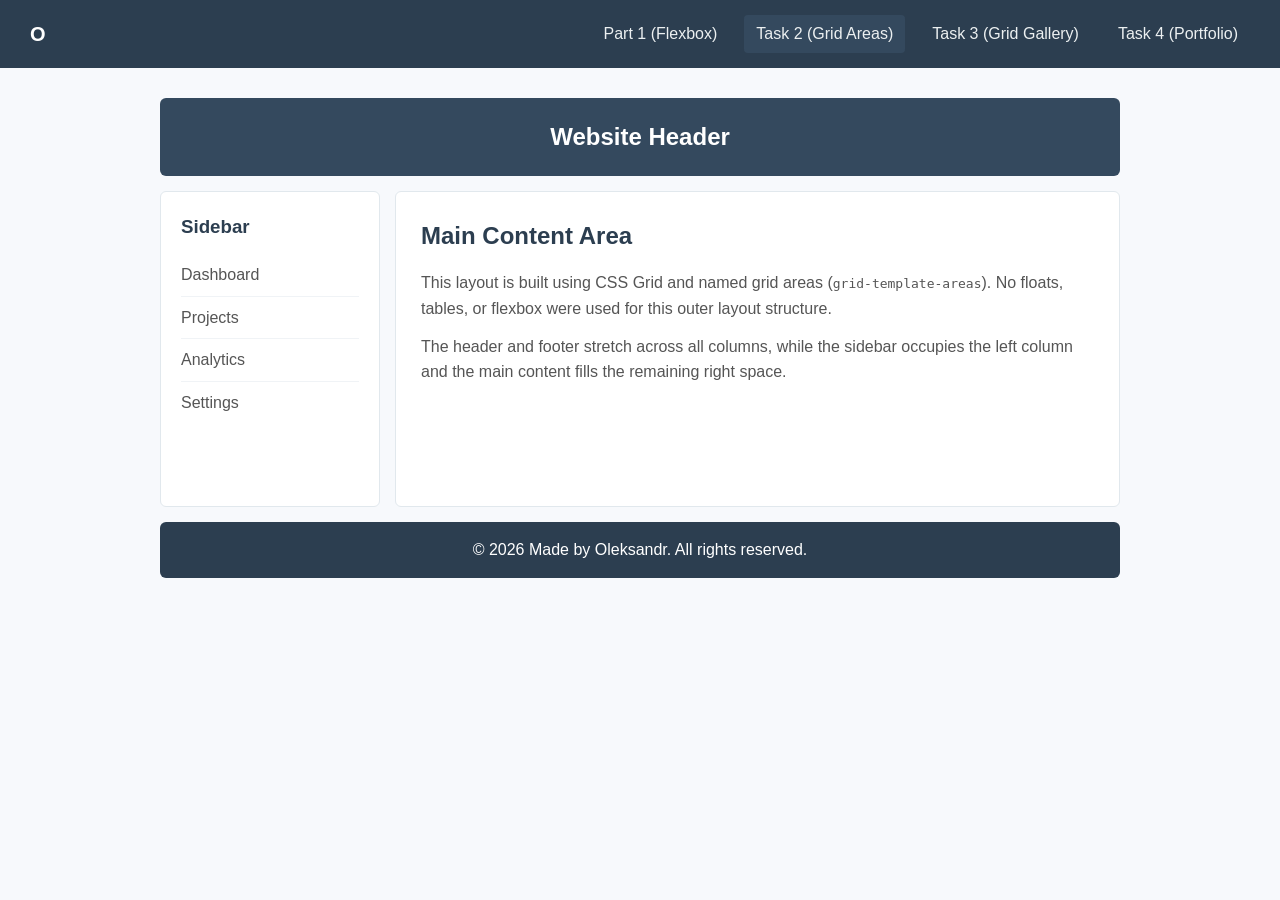
<file: task2.html>
<!DOCTYPE html>
<html lang="en">
<head>
    <meta charset="UTF-8">
    <meta name="viewport" content="width=device-width, initial-scale=1.0">
    <title>Assignment 2 - Task 2</title>
    <link rel="stylesheet" href="styles.css">
</head>
<body>

    <header class="navbar">
        <div class="logo">O</div>
        <nav class="nav-links">
            <a href="index.html">Part 1 (Flexbox)</a>
            <a href="task2.html" class="active">Task 2 (Grid Areas)</a>
            <a href="task3.html">Task 3 (Grid Gallery)</a>
            <a href="task4.html">Task 4 (Portfolio)</a>
        </nav>
    </header>

    <div class="layout-container">
        <header class="grid-header">
            <h2>Website Header</h2>
        </header>

        <aside class="grid-sidebar">
            <h3>Sidebar</h3>
            <ul>
                <li>Dashboard</li>
                <li>Projects</li>
                <li>Analytics</li>
                <li>Settings</li>
            </ul>
        </aside>

        <section class="grid-content">
            <h2>Main Content Area</h2>
            <p>This layout is built using CSS Grid and named grid areas (<code>grid-template-areas</code>). No floats, tables, or flexbox were used for this outer layout structure.</p>
            <p>The header and footer stretch across all columns, while the sidebar occupies the left column and the main content fills the remaining right space.</p>
        </section>

        <footer class="grid-footer">
            <p>© 2026 Made by Oleksandr. All rights reserved.</p>
        </footer>
    </div>

</body>
</html>
</file>
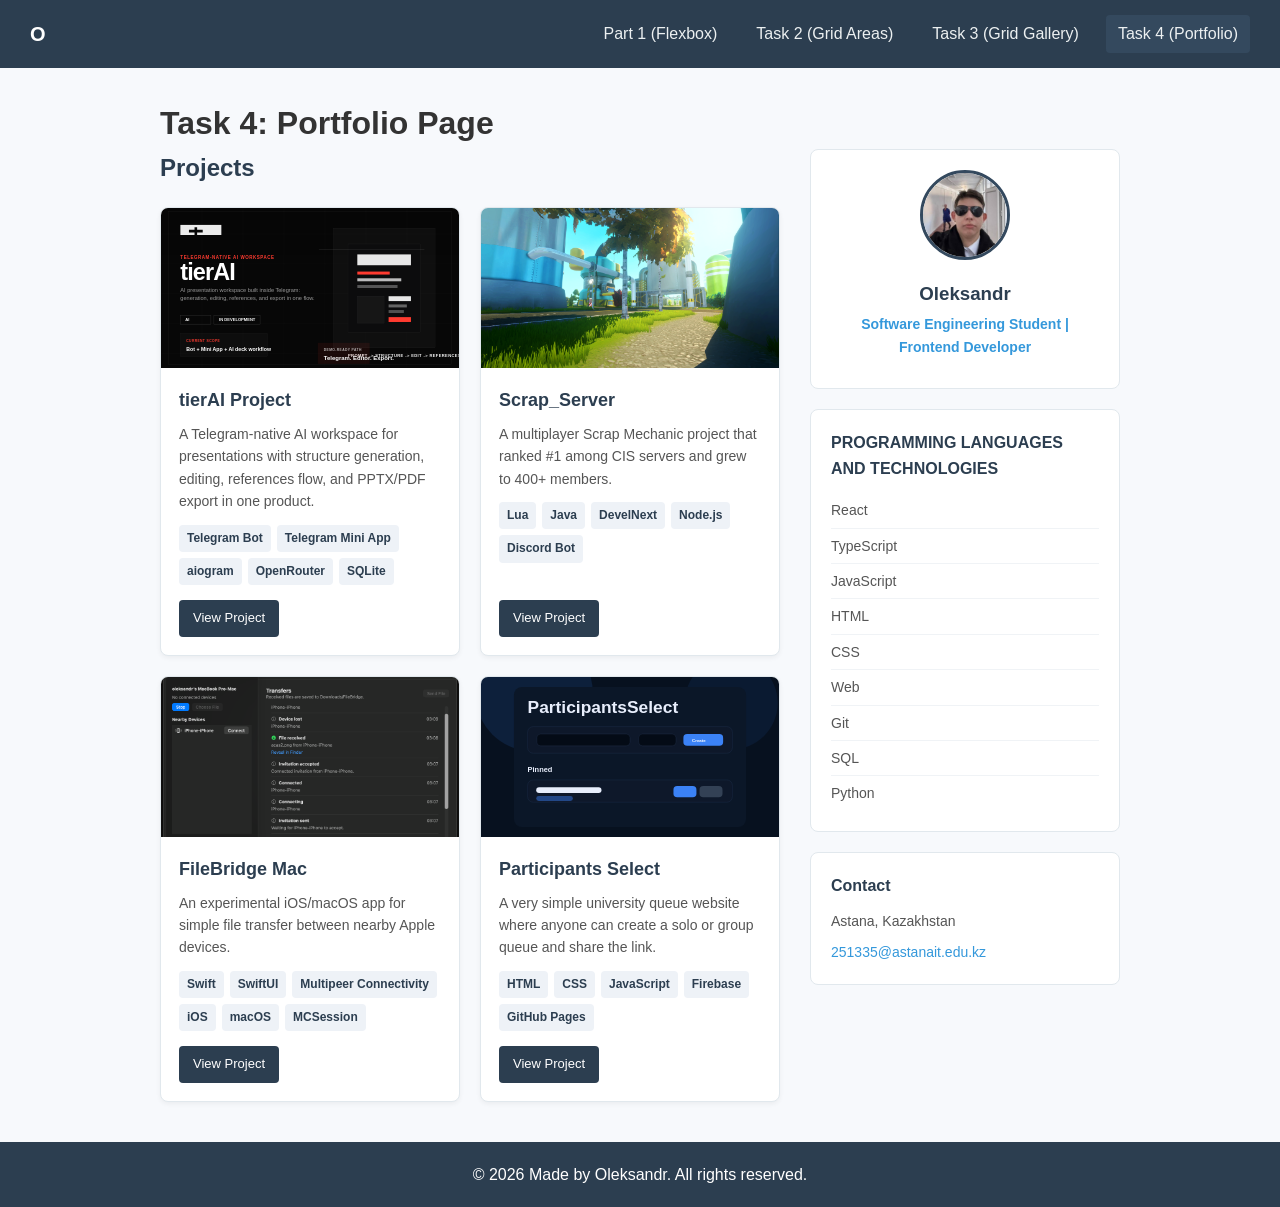
<file: task4.html>
<!DOCTYPE html>
<html lang="en">
<head>
    <meta charset="UTF-8">
    <meta name="viewport" content="width=device-width, initial-scale=1.0">
    <title>Assignment 2 - Task 4</title>
    <link rel="stylesheet" href="styles.css">
</head>
<body>

    <header class="navbar">
        <div class="logo">O</div>
        <nav class="nav-links">
            <a href="index.html">Part 1 (Flexbox)</a>
            <a href="task2.html">Task 2 (Grid Areas)</a>
            <a href="task3.html">Task 3 (Grid Gallery)</a>
            <a href="task4.html" class="active">Task 4 (Portfolio)</a>
        </nav>
    </header>

    <main class="container">
        <h1>Task 4: Portfolio Page</h1>

        <div class="portfolio-layout">
            <section class="portfolio-projects">
                <h2>Projects</h2>

                <div class="projects-grid">
                    <article class="project-card">
                        <img src="tierai-cover.svg" alt="tierAI Project">
                        <div class="project-body">
                            <h3>tierAI Project</h3>
                            <p>A Telegram-native AI workspace for presentations with structure generation, editing, references flow, and PPTX/PDF export in one product.</p>
                            <div class="project-tags">
                                <span class="tag">Telegram Bot</span>
                                <span class="tag">Telegram Mini App</span>
                                <span class="tag">aiogram</span>
                                <span class="tag">OpenRouter</span>
                                <span class="tag">SQLite</span>
                            </div>
                            <a href="#" class="project-btn">View Project</a>
                        </div>
                    </article>

                    <article class="project-card">
                        <img src="scrap-server-1.png" alt="Scrap_Server">
                        <div class="project-body">
                            <h3>Scrap_Server</h3>
                            <p>A multiplayer Scrap Mechanic project that ranked #1 among CIS servers and grew to 400+ members.</p>
                            <div class="project-tags">
                                <span class="tag">Lua</span>
                                <span class="tag">Java</span>
                                <span class="tag">DevelNext</span>
                                <span class="tag">Node.js</span>
                                <span class="tag">Discord Bot</span>
                            </div>
                            <a href="#" class="project-btn">View Project</a>
                        </div>
                    </article>

                    <article class="project-card">
                        <img src="filebridgemac.png" alt="FileBridge Mac">
                        <div class="project-body">
                            <h3>FileBridge Mac</h3>
                            <p>An experimental iOS/macOS app for simple file transfer between nearby Apple devices.</p>
                            <div class="project-tags">
                                <span class="tag">Swift</span>
                                <span class="tag">SwiftUI</span>
                                <span class="tag">Multipeer Connectivity</span>
                                <span class="tag">iOS</span>
                                <span class="tag">macOS</span>
                                <span class="tag">MCSession</span>
                            </div>
                            <a href="#" class="project-btn">View Project</a>
                        </div>
                    </article>

                    <article class="project-card">
                        <img src="participants-select-1.svg" alt="Participants Select">
                        <div class="project-body">
                            <h3>Participants Select</h3>
                            <p>A very simple university queue website where anyone can create a solo or group queue and share the link.</p>
                            <div class="project-tags">
                                <span class="tag">HTML</span>
                                <span class="tag">CSS</span>
                                <span class="tag">JavaScript</span>
                                <span class="tag">Firebase</span>
                                <span class="tag">GitHub Pages</span>
                            </div>
                            <a href="#" class="project-btn">View Project</a>
                        </div>
                    </article>
                </div>
            </section>

            <aside class="portfolio-sidebar">
                <div class="about-card">
                    <img src="251553782.jpeg" alt="Oleksandr" class="profile-avatar">
                    <h3>Oleksandr</h3>
                    <p class="role">Software Engineering Student | Frontend Developer</p>
</p>
                </div>

                <div class="skills-card">
                    <h4>PROGRAMMING LANGUAGES AND TECHNOLOGIES</h4>
                    <ul class="skills-list">
                        <li>React</li>
                        <li>TypeScript</li>
                        <li>JavaScript</li>
                        <li>HTML</li>
                        <li>CSS</li>
                        <li>Web</li>
                        <li>Git</li>
                        <li>SQL</li>
                        <li>Python</li> 
                    </ul>
                </div>

                <div class="contact-card">
                    <h4>Contact</h4>
                    <p>Astana, Kazakhstan</p>
                    <a href="mailto:student@astanait.edu.kz" class="contact-link">251335@astanait.edu.kz</a>
                </div>
            </aside>
        </div>
    </main>

    <footer class="portfolio-footer">
        <p>© 2026 Made by Oleksandr. All rights reserved.</p>
    </footer>

</body>
</html>
</file>
<file: styles.css>
* {
    box-sizing: border-box;
    margin: 0;
    padding: 0;
}

body {
    font-family: Arial, sans-serif;
    background-color: #f7f9fc;
    color: #333;
    line-height: 1.6;
}

.navbar {
    display: flex;
    justify-content: space-between;
    align-items: center;
    background-color: #2c3e50;
    padding: 15px 30px;
}

.logo {
    color: #ffffff;
    font-size: 20px;
    font-weight: bold;
}

.nav-links {
    display: flex;
    gap: 15px;
}

.nav-links a {
    color: #ecf0f1;
    text-decoration: none;
    padding: 6px 12px;
    border-radius: 4px;
    transition: background-color 0.2s ease;
}

.nav-links a:hover,
.nav-links a.active {
    background-color: #34495e;
}

.container {
    max-width: 1000px;
    margin: 30px auto;
    padding: 0 20px;
}

.subtitle {
    margin-bottom: 25px;
    color: #666;
}


.cards-container {
    display: flex;
    gap: 20px;
}

.card {
    flex: 1;
    background-color: #ffffff;
    border-radius: 8px;
    overflow: hidden;
    border: 1px solid #e1e8ed;
    display: flex;
    flex-direction: column;
    transition: transform 0.2s ease, box-shadow 0.2s ease;
}

.card:hover {
    transform: translateY(-5px);
    box-shadow: 0 6px 15px rgba(0, 0, 0, 0.1);
}

.card img {
    width: 100%;
    height: 180px;
    object-fit: cover;
}

.card-body {
    padding: 20px;
    display: flex;
    flex-direction: column;
    flex: 1;
}

.card-body h3 {
    margin-bottom: 10px;
    color: #2c3e50;
}

.card-body p {
    color: #555;
    margin-bottom: 15px;
}

.card-btn {
    margin-top: auto;
    align-self: flex-start;
    display: inline-block;
    background-color: #2c3e50;
    color: #ffffff;
    text-decoration: none;
    padding: 8px 16px;
    border-radius: 4px;
    font-size: 14px;
    transition: background-color 0.2s ease;
}

.card-btn:hover {
    background-color: #3498db;
}

.layout-container {
    max-width: 1000px;
    margin: 30px auto;
    padding: 0 20px;
    display: grid;
    grid-template-columns: 220px 1fr;
    grid-template-rows: auto 1fr auto;
    grid-template-areas:
        "header  header"
        "sidebar content"
        "footer  footer";
    gap: 15px;
    min-height: 480px;
}

.grid-header {
    grid-area: header;
    background-color: #34495e;
    color: #ffffff;
    padding: 20px;
    border-radius: 6px;
    text-align: center;
}

.grid-sidebar {
    grid-area: sidebar;
    background-color: #ffffff;
    padding: 20px;
    border-radius: 6px;
    border: 1px solid #e1e8ed;
}

.grid-sidebar h3 {
    margin-bottom: 12px;
    color: #2c3e50;
}

.grid-sidebar ul {
    list-style-type: none;
}

.grid-sidebar ul li {
    padding: 8px 0;
    border-bottom: 1px solid #f0f3f6;
    color: #555;
}

.grid-sidebar ul li:last-child {
    border-bottom: none;
}

.grid-content {
    grid-area: content;
    background-color: #ffffff;
    padding: 25px;
    border-radius: 6px;
    border: 1px solid #e1e8ed;
}

.grid-content h2 {
    margin-bottom: 15px;
    color: #2c3e50;
}

.grid-content p {
    margin-bottom: 12px;
    color: #555;
}

.grid-footer {
    grid-area: footer;
    background-color: #2c3e50;
    color: #ffffff;
    padding: 15px;
    text-align: center;
    border-radius: 6px;
}

.gallery-container {
    display: grid;
    grid-template-columns: repeat(3, 1fr);
    gap: 15px;
}

.gallery-item {
    position: relative;
    border-radius: 8px;
    overflow: hidden;
    height: 220px;
    box-shadow: 0 2px 6px rgba(0, 0, 0, 0.08);
}

.gallery-item img {
    width: 100%;
    height: 100%;
    object-fit: cover;
    display: block;
    transition: transform 0.3s ease;
}

.gallery-overlay {
    position: absolute;
    top: 0;
    left: 0;
    width: 100%;
    height: 100%;
    background-color: rgba(44, 62, 80, 0.75);
    display: flex;
    justify-content: center;
    align-items: center;
    opacity: 0;
    transition: opacity 0.3s ease;
}

.gallery-overlay span {
    color: #ffffff;
    font-size: 16px;
    font-weight: bold;
    letter-spacing: 0.5px;
}

.gallery-item:hover img {
    transform: scale(1.08);
}

.gallery-item:hover .gallery-overlay {
    opacity: 1;
}

/* Part 3: Task 4 - Portfolio Page (Grid + Flexbox) */
.portfolio-layout {
    display: grid;
    grid-template-columns: 2fr 1fr;
    gap: 30px;
    margin-bottom: 40px;
}

.portfolio-projects h2 {
    margin-bottom: 20px;
    color: #2c3e50;
}

/* Projects grid (CSS Grid) */
.projects-grid {
    display: grid;
    grid-template-columns: repeat(2, 1fr);
    gap: 20px;
}

/* Project card (Flexbox column inside each card) */
.project-card {
    background-color: #ffffff;
    border-radius: 8px;
    overflow: hidden;
    border: 1px solid #e1e8ed;
    display: flex;
    flex-direction: column;
    box-shadow: 0 2px 5px rgba(0, 0, 0, 0.05);
    transition: transform 0.2s ease, box-shadow 0.2s ease;
}

.project-card:hover {
    transform: translateY(-4px);
    box-shadow: 0 8px 18px rgba(0, 0, 0, 0.1);
}

.project-card img {
    width: 100%;
    height: 160px;
    object-fit: cover;
}

.project-body {
    padding: 18px;
    display: flex;
    flex-direction: column;
    flex: 1;
}

.project-body h3 {
    margin-bottom: 8px;
    color: #2c3e50;
    font-size: 18px;
}

.project-body p {
    color: #555;
    font-size: 14px;
    margin-bottom: 12px;
}

/* Project tags arranged via Flexbox */
.project-tags {
    display: flex;
    gap: 6px;
    flex-wrap: wrap;
    margin-bottom: 15px;
}

.tag {
    background-color: #eef2f7;
    color: #2c3e50;
    padding: 4px 8px;
    border-radius: 4px;
    font-size: 12px;
    font-weight: bold;
}

.project-btn {
    margin-top: auto;
    align-self: flex-start;
    background-color: #2c3e50;
    color: #ffffff;
    text-decoration: none;
    padding: 8px 14px;
    border-radius: 4px;
    font-size: 13px;
    transition: background-color 0.2s ease;
}

.project-btn:hover {
    background-color: #3498db;
}

/* Sidebar styling */
.portfolio-sidebar {
    display: flex;
    flex-direction: column;
    gap: 20px;
}

.about-card,
.skills-card,
.contact-card {
    background-color: #ffffff;
    padding: 20px;
    border-radius: 8px;
    border: 1px solid #e1e8ed;
}

.about-card {
    text-align: center;
}

.profile-avatar {
    width: 90px;
    height: 90px;
    border-radius: 50%;
    object-fit: cover;
    margin-bottom: 12px;
    border: 3px solid #34495e;
}

.about-card h3 {
    color: #2c3e50;
    margin-bottom: 4px;
}

.about-card .role {
    color: #3498db;
    font-weight: bold;
    font-size: 14px;
    margin-bottom: 10px;
}

.about-card .bio {
    color: #666;
    font-size: 13px;
}

.skills-card h4,
.contact-card h4 {
    color: #2c3e50;
    margin-bottom: 12px;
}

.skills-list {
    list-style-type: none;
}

.skills-list li {
    padding: 6px 0;
    border-bottom: 1px solid #f0f3f6;
    color: #555;
    font-size: 14px;
}

.skills-list li:last-child {
    border-bottom: none;
}

.contact-card p {
    color: #555;
    font-size: 14px;
    margin-bottom: 6px;
}

.contact-link {
    color: #3498db;
    text-decoration: none;
    font-size: 14px;
    word-break: break-all;
}

.contact-link:hover {
    text-decoration: underline;
}

/* Full-width footer */
.portfolio-footer {
    background-color: #2c3e50;
    color: #ffffff;
    text-align: center;
    padding: 20px;
    margin-top: 30px;
}
</file>
